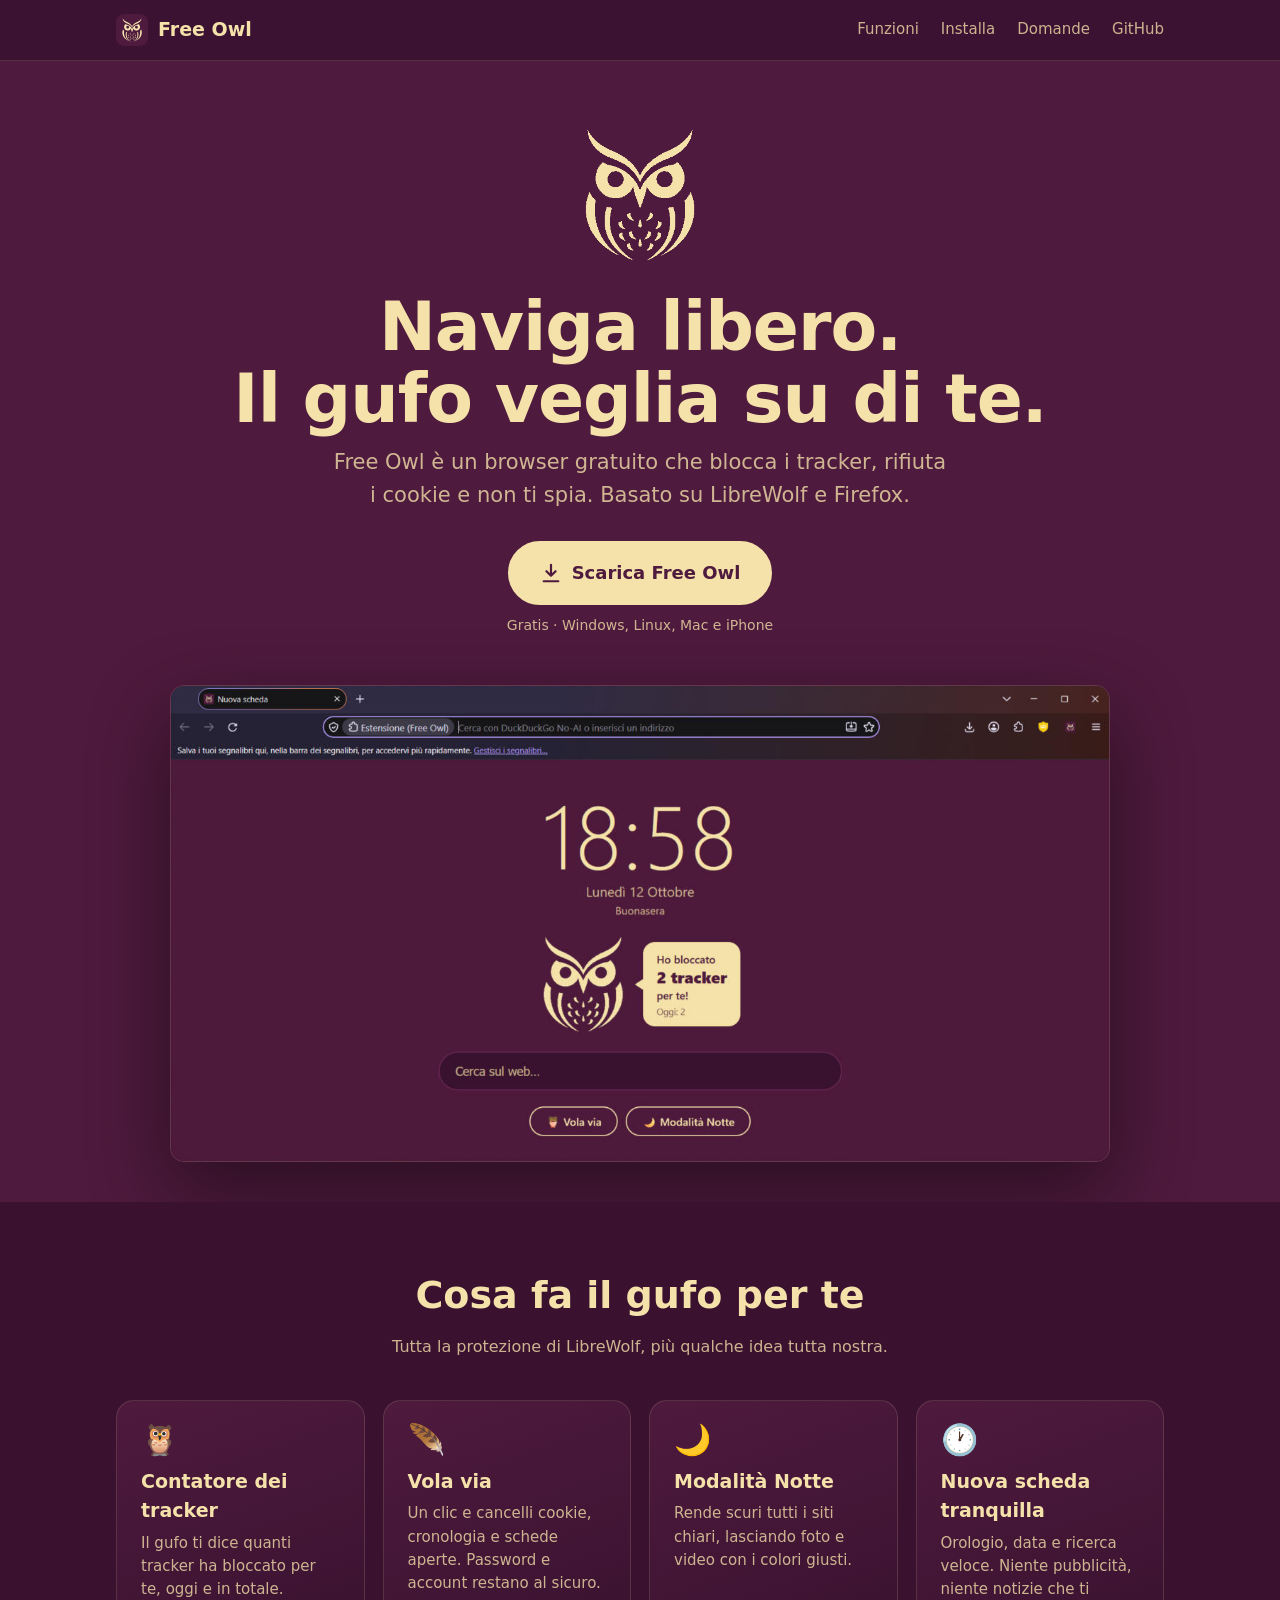
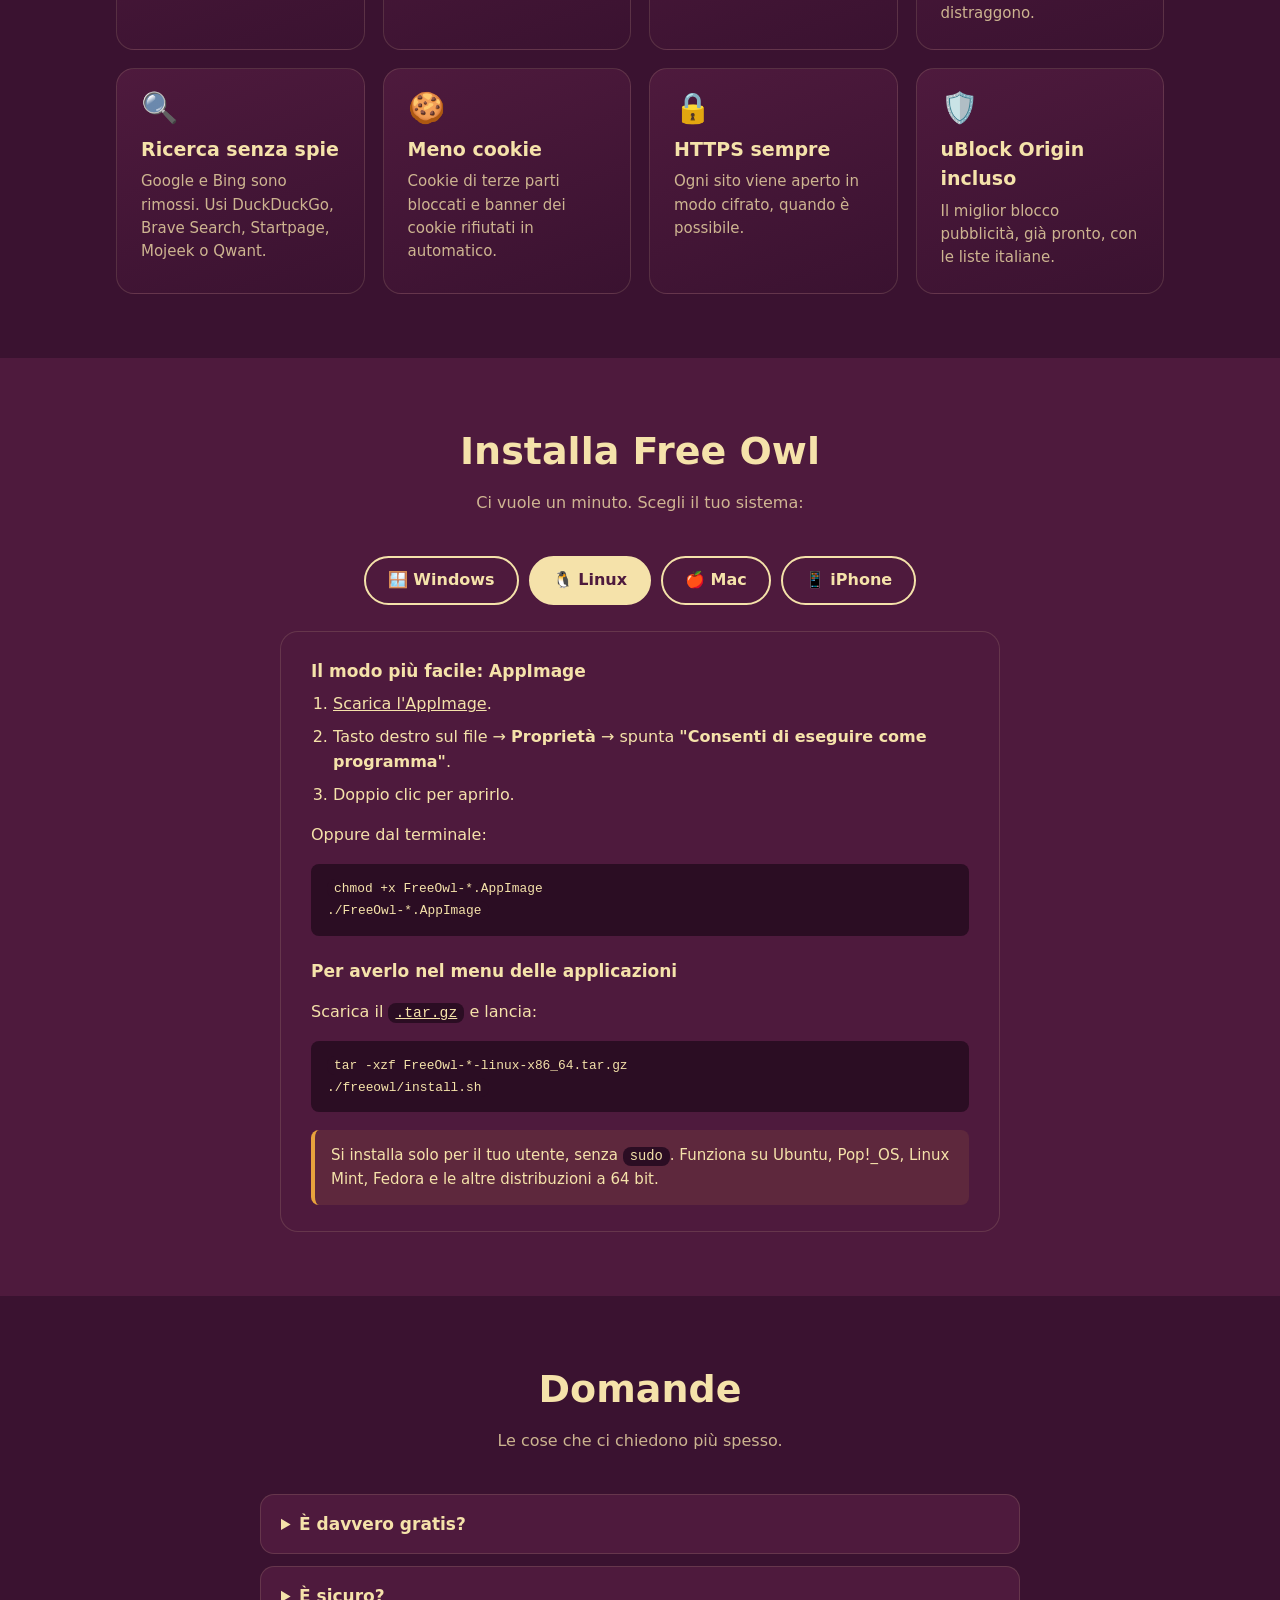
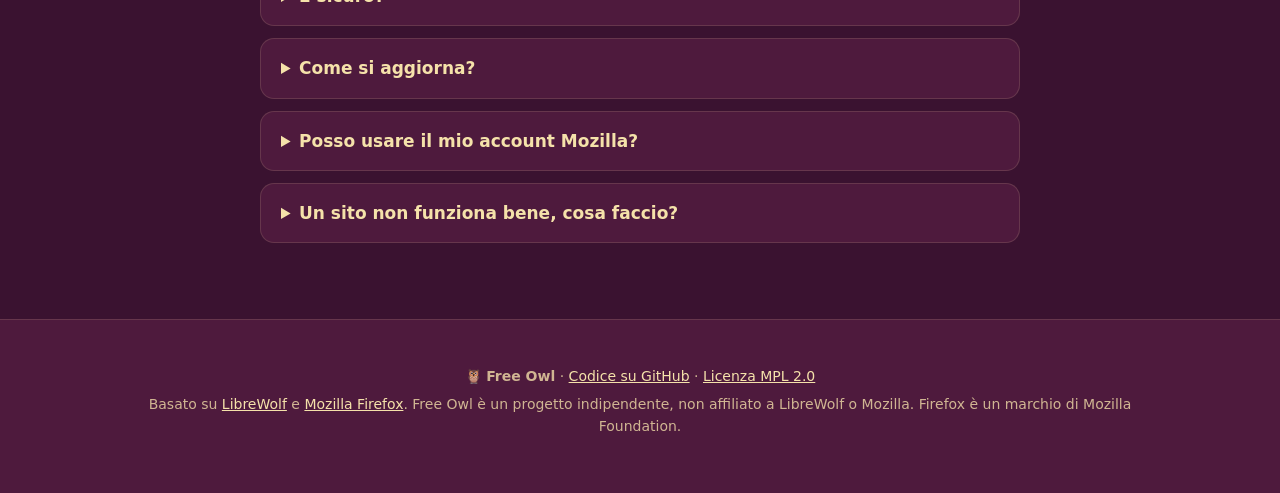
<file: docs/index.html>
<!doctype html>
<html lang="it">
<head>
  <meta charset="utf-8">
  <meta name="viewport" content="width=device-width, initial-scale=1">
  <meta name="google-site-verification" content="WyjIvvjk8eU9pW5aD158LLIRQwojqNysc2AvxqV2QQs" />
  <title>Free Owl · Il browser che ti protegge</title>
  <meta name="description" content="Free Owl: un browser gratuito per Windows, Linux e Mac che blocca i tracker e rispetta la tua privacy. Basato su LibreWolf e Firefox.">
  <meta property="og:title" content="Free Owl 🦉">
  <meta property="og:description" content="Il browser gratuito che blocca i tracker e rispetta la tua privacy.">
  <meta property="og:image" content="https://ascaniolocorotondo.github.io/FreeOwl/img/screenshot.png">
  <link rel="icon" href="img/favicon.png">
  <style>
    :root {
      --plum: #4e1a3d;
      --plum-dark: #3a1230;
      --plum-deep: #2b0d23;
      --plum-light: #6a2754;
      --cream: #f5e2aa;
      --cream-soft: rgba(245, 226, 170, 0.78);
      --cream-faint: rgba(245, 226, 170, 0.14);
      --amber: #e8a33d;
      --radius: 18px;
    }

    * { box-sizing: border-box; }

    html { scroll-behavior: smooth; }

    body {
      margin: 0;
      background: var(--plum);
      color: var(--cream);
      font-family: "Segoe UI", system-ui, -apple-system, Ubuntu, Cantarell, sans-serif;
      line-height: 1.55;
      -webkit-font-smoothing: antialiased;
    }

    a { color: var(--cream); }

    .wrap {
      width: min(1080px, 100%);
      margin: 0 auto;
      padding: 0 16px;
    }

    /* ---------- barra in alto ---------- */
    header.top {
      position: sticky;
      top: 0;
      z-index: 10;
      background: rgba(58, 18, 48, 0.88);
      backdrop-filter: blur(10px);
      border-bottom: 1px solid var(--cream-faint);
    }

    header.top .wrap {
      display: flex;
      align-items: center;
      justify-content: space-between;
      height: 60px;
    }

    .brand {
      display: flex;
      align-items: center;
      gap: 10px;
      font-weight: 700;
      font-size: 19px;
      text-decoration: none;
    }

    .brand img { width: 32px; height: 32px; border-radius: 8px; }

    nav.links { display: flex; gap: 22px; font-size: 15px; }
    nav.links a { text-decoration: none; color: var(--cream-soft); }
    nav.links a:hover { color: var(--cream); }

    /* ---------- hero ---------- */
    .hero {
      text-align: center;
      padding: 64px 0 40px;
    }

    .hero .owl {
      width: 120px;
      height: auto;
      animation: blink 6s infinite;
    }

    @keyframes blink {
      0%, 92%, 100% { transform: scaleY(1); }
      95% { transform: scaleY(0.92); }
    }

    .hero h1 {
      font-size: clamp(40px, 7vw, 68px);
      line-height: 1.05;
      margin: 18px 0 12px;
      letter-spacing: -1px;
    }

    .hero p.lead {
      font-size: clamp(17px, 2.4vw, 21px);
      color: var(--cream-soft);
      max-width: 620px;
      margin: 0 auto 30px;
    }

    .download {
      display: inline-flex;
      flex-direction: column;
      align-items: center;
      gap: 10px;
    }

    .btn {
      display: inline-flex;
      align-items: center;
      gap: 10px;
      padding: 16px 30px;
      border-radius: 999px;
      font-size: 18px;
      font-weight: 700;
      text-decoration: none;
      border: 2px solid var(--cream);
      transition: transform 0.12s, background 0.15s, color 0.15s;
    }

    .btn:hover { transform: translateY(-2px); }

    .btn.primary {
      background: var(--cream);
      color: var(--plum);
    }

    .btn.ghost {
      background: transparent;
      color: var(--cream);
      font-size: 16px;
      padding: 12px 24px;
    }

    .btn.ghost:hover { background: var(--cream-faint); }

    .btn svg { width: 22px; height: 22px; flex: none; }

    .download small {
      color: var(--cream-soft);
      font-size: 14px;
    }

    .other-os {
      margin-top: 14px;
      font-size: 14px;
      color: var(--cream-soft);
    }

    .shot {
      margin: 48px auto 0;
      max-width: 940px;
      border-radius: 14px;
      overflow: hidden;
      box-shadow: 0 30px 80px rgba(0, 0, 0, 0.45);
      border: 1px solid var(--cream-faint);
    }

    .shot img { display: block; width: 100%; height: auto; }

    /* ---------- sezioni ---------- */
    section { padding: 64px 0; }

    section.alt { background: var(--plum-dark); }

    h2 {
      font-size: clamp(28px, 4vw, 38px);
      text-align: center;
      margin: 0 0 10px;
    }

    .sub {
      text-align: center;
      color: var(--cream-soft);
      margin: 0 auto 40px;
      max-width: 580px;
    }

    .grid {
      display: grid;
      grid-template-columns: repeat(auto-fit, minmax(240px, 1fr));
      gap: 18px;
    }

    .card {
      background: var(--plum-light);
      background: linear-gradient(160deg, var(--plum-light), var(--plum));
      border: 1px solid var(--cream-faint);
      border-radius: var(--radius);
      padding: 24px;
    }

    section.alt .card { background: linear-gradient(160deg, var(--plum), var(--plum-dark)); }

    .card .ico { font-size: 30px; line-height: 1; }
    .card h3 { margin: 12px 0 6px; font-size: 19px; }
    .card p { margin: 0; color: var(--cream-soft); font-size: 15px; }

    /* ---------- installazione ---------- */
    .tabs {
      display: flex;
      justify-content: center;
      gap: 10px;
      margin-bottom: 26px;
      flex-wrap: wrap;
    }

    .tab {
      font: inherit;
      font-weight: 600;
      cursor: pointer;
      padding: 10px 22px;
      border-radius: 999px;
      border: 2px solid var(--cream);
      background: transparent;
      color: var(--cream);
    }

    .tab[aria-selected="true"] { background: var(--cream); color: var(--plum); }

    .panel {
      max-width: 720px;
      margin: 0 auto;
      background: var(--plum);
      border: 1px solid var(--cream-faint);
      border-radius: var(--radius);
      padding: 26px 30px;
    }

    .panel[hidden] { display: none; }

    .panel ol { padding-left: 22px; margin: 0; }
    .panel li { margin: 8px 0; }

    .panel h3 { margin: 22px 0 8px; font-size: 17px; }
    .panel h3:first-child { margin-top: 0; }

    code, pre {
      font-family: "Cascadia Code", "Ubuntu Mono", Consolas, monospace;
      background: var(--plum-deep);
      border-radius: 8px;
    }

    code { padding: 2px 7px; font-size: 0.92em; }

    pre {
      padding: 14px 16px;
      overflow-x: auto;
      font-size: 14px;
      margin: 10px 0 0;
    }

    .note {
      margin-top: 18px;
      padding: 14px 16px;
      border-left: 4px solid var(--amber);
      background: rgba(232, 163, 61, 0.1);
      border-radius: 8px;
      font-size: 15px;
    }

    .mac-buttons {
      display: flex;
      gap: 12px;
      flex-wrap: wrap;
      margin: 14px 0 6px;
    }

    .mac-buttons .btn { font-size: 16px; padding: 12px 22px; }

    .note ol { margin: 8px 0; }

    /* ---------- FAQ ---------- */
    details {
      max-width: 760px;
      margin: 0 auto 12px;
      background: var(--plum);
      border: 1px solid var(--cream-faint);
      border-radius: 14px;
      padding: 16px 20px;
    }

    details summary {
      cursor: pointer;
      font-weight: 600;
      font-size: 17px;
    }

    details p { color: var(--cream-soft); margin: 10px 0 0; }

    /* ---------- footer ---------- */
    footer {
      padding: 40px 0 50px;
      text-align: center;
      font-size: 14px;
      color: var(--cream-soft);
      border-top: 1px solid var(--cream-faint);
    }

    footer p { margin: 6px 0; }

    @media (max-width: 640px) {
      nav.links { display: none; }
      .hero { padding-top: 44px; }
      .panel { padding: 20px; }
      .btn { padding: 14px 22px; font-size: 17px; }
    }

    @media (prefers-reduced-motion: reduce) {
      .hero .owl { animation: none; }
      .btn { transition: none; }
      html { scroll-behavior: auto; }
    }
  </style>
</head>
<body>
  <header class="top">
    <div class="wrap">
      <a class="brand" href="#">
        <img src="img/logo.png" alt="">
        Free Owl
      </a>
      <nav class="links">
        <a href="#funzioni">Funzioni</a>
        <a href="#installa">Installa</a>
        <a href="#domande">Domande</a>
        <a href="https://github.com/ascaniolocorotondo/FreeOwl">GitHub</a>
      </nav>
    </div>
  </header>

  <main>
    <section class="hero">
      <div class="wrap">
        <img class="owl" src="img/owl.png" alt="Il gufo di Free Owl">
        <h1>Naviga libero.<br>Il gufo veglia su di te.</h1>
        <p class="lead">
          Free Owl è un browser gratuito che blocca i tracker, rifiuta i cookie e non ti spia.
          Basato su LibreWolf e Firefox.
        </p>

        <div class="download">
          <a id="dl-main" class="btn primary" href="https://github.com/ascaniolocorotondo/FreeOwl/releases/latest">
            <svg viewBox="0 0 24 24" fill="none" stroke="currentColor" stroke-width="2.4" stroke-linecap="round" stroke-linejoin="round" aria-hidden="true"><path d="M12 3v12m0 0-5-5m5 5 5-5M4 21h16"/></svg>
            <span id="dl-main-label">Scarica Free Owl</span>
          </a>
          <small id="dl-main-info">Gratis · Windows, Linux, Mac e iPhone</small>
        </div>
        <p class="other-os" id="dl-other"></p>

        <div class="shot">
          <img src="img/screenshot.png" alt="La nuova scheda di Free Owl con orologio, gufo e contatore dei tracker" width="1322" height="670">
        </div>
      </div>
    </section>

    <section id="funzioni" class="alt">
      <div class="wrap">
        <h2>Cosa fa il gufo per te</h2>
        <p class="sub">Tutta la protezione di LibreWolf, più qualche idea tutta nostra.</p>
        <div class="grid">
          <div class="card">
            <div class="ico">🦉</div>
            <h3>Contatore dei tracker</h3>
            <p>Il gufo ti dice quanti tracker ha bloccato per te, oggi e in totale.</p>
          </div>
          <div class="card">
            <div class="ico">🪶</div>
            <h3>Vola via</h3>
            <p>Un clic e cancelli cookie, cronologia e schede aperte. Password e account restano al sicuro.</p>
          </div>
          <div class="card">
            <div class="ico">🌙</div>
            <h3>Modalità Notte</h3>
            <p>Rende scuri tutti i siti chiari, lasciando foto e video con i colori giusti.</p>
          </div>
          <div class="card">
            <div class="ico">🕐</div>
            <h3>Nuova scheda tranquilla</h3>
            <p>Orologio, data e ricerca veloce. Niente pubblicità, niente notizie che ti distraggono.</p>
          </div>
          <div class="card">
            <div class="ico">🔍</div>
            <h3>Ricerca senza spie</h3>
            <p>Google e Bing sono rimossi. Usi DuckDuckGo, Brave Search, Startpage, Mojeek o Qwant.</p>
          </div>
          <div class="card">
            <div class="ico">🍪</div>
            <h3>Meno cookie</h3>
            <p>Cookie di terze parti bloccati e banner dei cookie rifiutati in automatico.</p>
          </div>
          <div class="card">
            <div class="ico">🔒</div>
            <h3>HTTPS sempre</h3>
            <p>Ogni sito viene aperto in modo cifrato, quando è possibile.</p>
          </div>
          <div class="card">
            <div class="ico">🛡️</div>
            <h3>uBlock Origin incluso</h3>
            <p>Il miglior blocco pubblicità, già pronto, con le liste italiane.</p>
          </div>
        </div>
      </div>
    </section>

    <section id="installa">
      <div class="wrap">
        <h2>Installa Free Owl</h2>
        <p class="sub">Ci vuole un minuto. Scegli il tuo sistema:</p>

        <div class="tabs" role="tablist">
          <button class="tab" role="tab" id="tab-windows" aria-controls="panel-windows" aria-selected="true">🪟 Windows</button>
          <button class="tab" role="tab" id="tab-linux" aria-controls="panel-linux" aria-selected="false">🐧 Linux</button>
          <button class="tab" role="tab" id="tab-mac" aria-controls="panel-mac" aria-selected="false">🍎 Mac</button>
          <button class="tab" role="tab" id="tab-iphone" aria-controls="panel-iphone" aria-selected="false">📱 iPhone</button>
        </div>

        <div class="panel" role="tabpanel" id="panel-windows" aria-labelledby="tab-windows">
          <ol>
            <li><a class="dl-windows" href="https://github.com/ascaniolocorotondo/FreeOwl/releases/latest">Scarica lo zip per Windows</a>.</li>
            <li>Estrailo dove vuoi (tasto destro → <strong>Estrai tutto</strong>), per esempio in <code>Documenti</code>.</li>
            <li>Apri <code>FreeOwl.exe</code>. Fatto!</li>
          </ol>
          <div class="note">
            <strong>"Windows ha protetto il PC"?</strong> È normale: Free Owl non ha una firma digitale a pagamento.
            Clicca <strong>Ulteriori informazioni</strong> e poi <strong>Esegui comunque</strong>.
          </div>
        </div>

        <div class="panel" role="tabpanel" id="panel-linux" aria-labelledby="tab-linux" hidden>
          <h3>Il modo più facile: AppImage</h3>
          <ol>
            <li><a class="dl-appimage" href="https://github.com/ascaniolocorotondo/FreeOwl/releases/latest">Scarica l'AppImage</a>.</li>
            <li>Tasto destro sul file → <strong>Proprietà</strong> → spunta <strong>"Consenti di eseguire come programma"</strong>.</li>
            <li>Doppio clic per aprirlo.</li>
          </ol>
          <p>Oppure dal terminale:</p>
          <pre><code>chmod +x FreeOwl-*.AppImage
./FreeOwl-*.AppImage</code></pre>

          <h3>Per averlo nel menu delle applicazioni</h3>
          <p>Scarica il <a class="dl-targz" href="https://github.com/ascaniolocorotondo/FreeOwl/releases/latest"><code>.tar.gz</code></a> e lancia:</p>
          <pre><code>tar -xzf FreeOwl-*-linux-x86_64.tar.gz
./freeowl/install.sh</code></pre>
          <div class="note">Si installa solo per il tuo utente, senza <code>sudo</code>. Funziona su Ubuntu, Pop!_OS, Linux Mint, Fedora e le altre distribuzioni a 64 bit.</div>
        </div>

        <div class="panel" role="tabpanel" id="panel-mac" aria-labelledby="tab-mac" hidden>
          <h3>Quale scaricare?</h3>
          <p>Clicca la mela in alto a sinistra → <strong>Informazioni su questo Mac</strong>: se c'è scritto <strong>Chip Apple M1, M2, M3, M4…</strong> scegli Apple, se c'è <strong>Processore Intel</strong> scegli Intel.</p>
          <div class="mac-buttons">
            <a class="btn primary dl-mac-apple" href="https://github.com/ascaniolocorotondo/FreeOwl/releases/latest">Mac con chip Apple</a>
            <a class="btn ghost dl-mac-intel" href="https://github.com/ascaniolocorotondo/FreeOwl/releases/latest">Mac Intel</a>
          </div>

          <h3>Installazione</h3>
          <ol>
            <li>Apri il file <code>.dmg</code> scaricato.</li>
            <li>Trascina <strong>Free Owl</strong> nella cartella <strong>Applicazioni</strong>.</li>
            <li>Apri Free Owl da Applicazioni.</li>
          </ol>

          <div class="note">
            <strong>macOS dice che non può verificare Free Owl?</strong> È normale: Free Owl non ha la firma Apple a pagamento.
            <ol>
              <li>Clicca <strong>Fine</strong> sull'avviso.</li>
              <li>Apri <strong>Impostazioni di Sistema</strong> → <strong>Privacy e sicurezza</strong>.</li>
              <li>Scorri in basso e clicca <strong>Apri comunque</strong> accanto a "Free Owl", poi conferma con la tua password.</li>
            </ol>
            Va fatto solo la prima volta.
          </div>
          <p>Se preferisci il Terminale:</p>
          <pre><code>xattr -dr com.apple.quarantine "/Applications/Free Owl.app"</code></pre>
        </div>

        <div class="panel" role="tabpanel" id="panel-iphone" aria-labelledby="tab-iphone" hidden>
          <h3>Free Owl Shield</h3>
          <p>Su iPhone e iPad il gufo arriva come <strong>Shield</strong>: blocca pubblicità, tracker e siti di truffa in Safari e in <strong>tutte le app</strong>. Gratis, senza App Store.</p>
          <div class="mac-buttons">
            <a class="btn primary" href="FreeOwl-Shield.mobileconfig">Installa Free Owl Shield</a>
          </div>
          <ol>
            <li>Apri questa pagina con <strong>Safari</strong>, tocca il pulsante e poi <strong>Consenti</strong>.</li>
            <li>Vai in <strong>Impostazioni</strong> → tocca <strong>Profilo scaricato</strong> in alto → <strong>Installa</strong>.</li>
            <li>Inserisci il codice dell'iPhone e tocca ancora <strong>Installa</strong>. Fatto!</li>
          </ol>
          <div class="note">
            <strong>Dice "Non verificato"?</strong> È normale: lo Shield non ha una firma Apple a pagamento.
            Usa il DNS cifrato e gratuito di <a href="https://adguard-dns.io">AdGuard DNS</a>: non vede password né contenuti delle pagine, che restano cifrati.
            <br><br>
            <strong>Per toglierlo:</strong> Impostazioni → Generali → <strong>VPN e gestione dispositivi</strong> → Free Owl Shield → Rimuovi.
          </div>
        </div>
      </div>
    </section>

    <section id="domande" class="alt">
      <div class="wrap">
        <h2>Domande</h2>
        <p class="sub">Le cose che ci chiedono più spesso.</p>

        <details>
          <summary>È davvero gratis?</summary>
          <p>Sì, completamente. Free Owl è open source: il codice è pubblico su GitHub e chiunque può controllarlo.</p>
        </details>
        <details>
          <summary>È sicuro?</summary>
          <p>Free Owl è basato su LibreWolf, che a sua volta è Firefox senza telemetria e con la privacy al massimo. Free Owl cambia solo nome, logo, alcune impostazioni e aggiunge l'estensione del gufo. Ogni giorno un robot controlla se esce una nuova versione di LibreWolf e aggiorna Free Owl da solo.</p>
        </details>
        <details>
          <summary>Come si aggiorna?</summary>
          <p>Scarica la nuova versione da questa pagina. Su Windows copia la cartella <code>Profiles</code> della vecchia versione dentro la nuova per tenere segnalibri e impostazioni. Su Linux e Mac i tuoi dati restano dove sono: basta sostituire l'app.</p>
        </details>
        <details>
          <summary>Posso usare il mio account Mozilla?</summary>
          <p>Sì! Puoi accedere al tuo account Mozilla per sincronizzare segnalibri e password con gli altri dispositivi. I dati sono cifrati end-to-end.</p>
        </details>
        <details>
          <summary>Un sito non funziona bene, cosa faccio?</summary>
          <p>Free Owl blocca molte cose per proteggerti. Clicca sullo scudo nella barra degli indirizzi e disattiva la protezione solo per quel sito.</p>
        </details>
      </div>
    </section>
  </main>

  <footer>
    <div class="wrap">
      <p>🦉 <strong>Free Owl</strong> · <a href="https://github.com/ascaniolocorotondo/FreeOwl">Codice su GitHub</a> · <a href="https://github.com/ascaniolocorotondo/FreeOwl/blob/main/LICENSE">Licenza MPL 2.0</a></p>
      <p>Basato su <a href="https://librewolf.net">LibreWolf</a> e <a href="https://www.mozilla.org/firefox/">Mozilla Firefox</a>.
        Free Owl è un progetto indipendente, non affiliato a LibreWolf o Mozilla. Firefox è un marchio di Mozilla Foundation.</p>
    </div>
  </footer>

  <script>
    (() => {
      const REPO = "ascaniolocorotondo/FreeOwl";
      const isLinux = /Linux|X11/.test(navigator.userAgent) && !/Android/.test(navigator.userAgent);
      // Gli iPad recenti si presentano come Mac: li riconosciamo dal touch
      const isIOS = /iPhone|iPad|iPod/.test(navigator.userAgent) ||
        (/Macintosh/.test(navigator.userAgent) && navigator.maxTouchPoints > 1);
      const isMac = !isIOS && /Macintosh|Mac OS X/.test(navigator.userAgent);

      // Schede di installazione
      const tabs = document.querySelectorAll(".tab");
      function selectTab(id) {
        tabs.forEach(t => {
          const on = t.id === id;
          t.setAttribute("aria-selected", on);
          document.getElementById(t.getAttribute("aria-controls")).hidden = !on;
        });
      }
      tabs.forEach(t => t.addEventListener("click", () => selectTab(t.id)));
      if (isLinux) selectTab("tab-linux");
      if (isMac) selectTab("tab-mac");
      if (isIOS) {
        selectTab("tab-iphone");
        document.getElementById("dl-main").href = "FreeOwl-Shield.mobileconfig";
        document.getElementById("dl-main-label").textContent = "Installa Free Owl Shield";
        document.getElementById("dl-main-info").textContent = "Gratis · Blocca pubblicità e tracker in tutto l'iPhone";
        document.getElementById("dl-other").innerHTML = '<a href="#installa">Come si installa</a>';
        return;
      }

      // Link diretti all'ultima versione
      const mb = bytes => Math.round(bytes / 1048576) + " MB";
      fetch(`https://api.github.com/repos/${REPO}/releases/latest`)
        .then(r => (r.ok ? r.json() : Promise.reject(r.status)))
        .then(rel => {
          const find = re => rel.assets.find(a => re.test(a.name));
          const win = find(/windows-x86_64-portable\.zip$/);
          const appimage = find(/linux-x86_64\.AppImage$/);
          const targz = find(/linux-x86_64\.tar\.gz$/);
          const macApple = find(/macos-apple\.dmg$/);
          const macIntel = find(/macos-intel\.dmg$/);
          const version = rel.tag_name.replace(/^v/, "");

          const setAll = (sel, asset) => asset && document.querySelectorAll(sel).forEach(a => (a.href = asset.browser_download_url));
          setAll(".dl-windows", win);
          setAll(".dl-appimage", appimage);
          setAll(".dl-targz", targz);
          setAll(".dl-mac-apple", macApple);
          setAll(".dl-mac-intel", macIntel);

          const main = document.getElementById("dl-main");
          const label = document.getElementById("dl-main-label");
          const info = document.getElementById("dl-main-info");
          const other = document.getElementById("dl-other");

          // Dal browser non si capisce in modo affidabile se il Mac e' Apple o Intel:
          // proponiamo Apple (i Mac venduti dal 2020) e mettiamo Intel subito sotto.
          const mine = isMac ? macApple : isLinux ? appimage : win;
          if (mine) {
            main.href = mine.browser_download_url;
            label.textContent = isMac ? "Scarica per Mac" : isLinux ? "Scarica per Linux" : "Scarica per Windows";
            info.textContent = `Versione ${version} · ${mb(mine.size)} · Gratis` + (isMac ? " · Mac con chip Apple" : "");
          }
          const link = (asset, text) => (asset ? `<a href="${asset.browser_download_url}">${text}</a>` : "");
          other.innerHTML = isMac
            ? (macIntel ? `Mac Intel? ${link(macIntel, "Scarica la versione Intel")}` : "")
            : isLinux
              ? (win ? `Usi Windows? ${link(win, "Scarica per Windows")}` : "")
              : [link(appimage, "Linux"), link(macApple, "Mac")].filter(Boolean).join(" · ").replace(/^(.+)$/, "Altri sistemi: $1");
        })
        .catch(() => {
          // Se GitHub non risponde, i pulsanti portano comunque alla pagina dei Download.
        });
    })();
  </script>
</body>
</html>
</file>
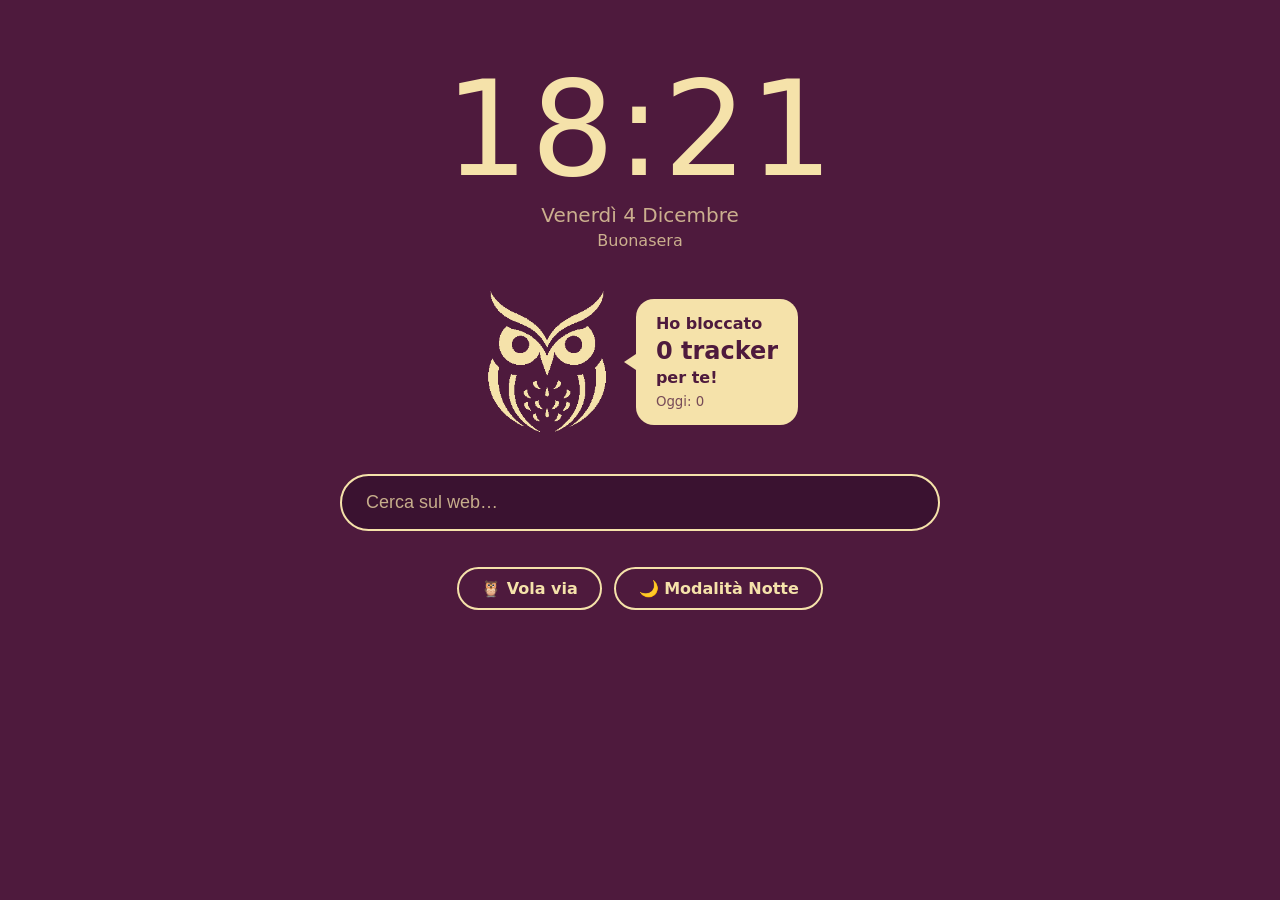
<file: extension/newtab.html>
<!doctype html>
<html lang="it">
<head>
  <meta charset="utf-8">
  <title>Nuova scheda</title>
  <link rel="icon" href="icons/owl-32.png">
  <link rel="stylesheet" href="owl.css">
  <style>
    body {
      min-height: 100vh;
      display: flex;
      flex-direction: column;
      align-items: center;
      padding: 7vh 16px 32px;
      gap: 4vh;
    }

    .clock {
      text-align: center;
    }

    #time {
      font-size: clamp(64px, 12vw, 132px);
      font-weight: 300;
      letter-spacing: 2px;
      line-height: 1;
    }

    #date {
      margin-top: 8px;
      font-size: 20px;
      color: var(--cream-soft);
      text-transform: capitalize;
    }

    #greeting {
      margin-top: 4px;
      font-size: 16px;
      color: var(--cream-soft);
    }

    .owl-row {
      display: flex;
      align-items: center;
      gap: 24px;
      flex-wrap: wrap;
      justify-content: center;
    }

    .owl-row img {
      width: 130px;
      height: auto;
    }

    .owl-row .bubble {
      max-width: 280px;
    }

    /* fumetto che "esce" dal gufo */
    .owl-row .bubble::before {
      content: "";
      position: absolute;
      left: -12px;
      top: 50%;
      transform: translateY(-50%);
      border: 8px solid transparent;
      border-right: 12px solid var(--cream);
      border-left: 0;
    }

    form {
      width: min(600px, 100%);
    }

    #q {
      width: 100%;
      padding: 16px 24px;
      font-size: 18px;
      border-radius: 999px;
      border: 2px solid var(--plum-light);
      background: var(--plum-dark);
      color: var(--cream);
      outline: none;
    }

    #q::placeholder {
      color: var(--cream-soft);
    }

    #q:focus {
      border-color: var(--cream);
    }
  </style>
</head>
<body>
  <section class="clock">
    <div id="time">--:--</div>
    <div id="date"></div>
    <div id="greeting"></div>
  </section>

  <section class="owl-row">
    <img src="owl.png" alt="Gufo di Free Owl">
    <div class="bubble">
      Ho bloccato
      <strong><span id="total">0</span> tracker</strong>
      per te!
      <small>Oggi: <span id="today">0</span></small>
    </div>
  </section>

  <form id="search">
    <input id="q" type="search" placeholder="Cerca sul web…" autocomplete="off" autofocus>
  </form>

  <div class="actions">
    <button id="flyAway" type="button">🦉 Vola via</button>
    <button id="night" type="button">🌙 Modalità Notte</button>
  </div>

  <script src="shared.js"></script>
  <script src="newtab.js"></script>
</body>
</html>
</file>
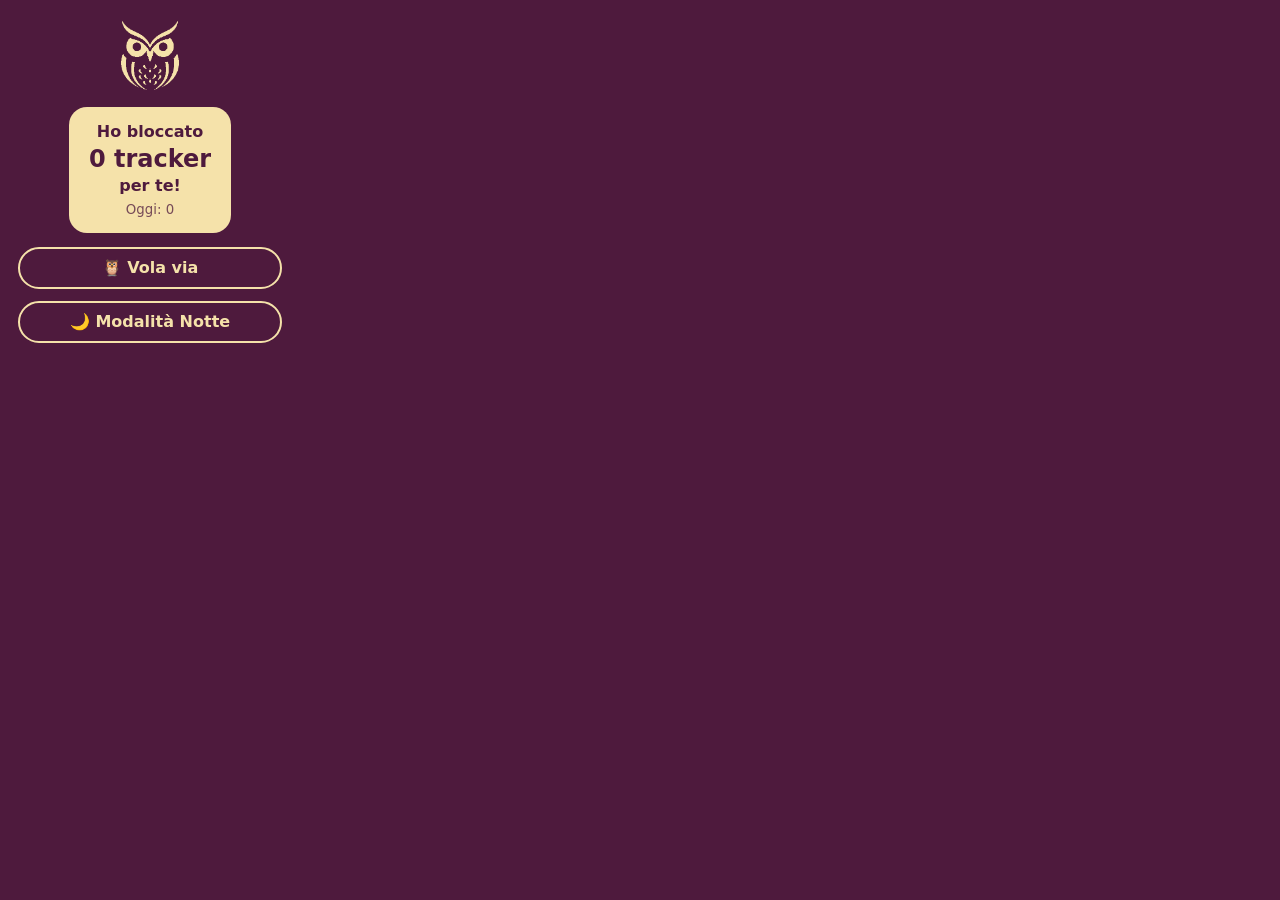
<file: extension/popup.html>
<!doctype html>
<html lang="it">
<head>
  <meta charset="utf-8">
  <link rel="stylesheet" href="owl.css">
  <style>
    body {
      width: 300px;
      padding: 18px;
      display: flex;
      flex-direction: column;
      align-items: center;
      gap: 14px;
      text-align: center;
    }

    img {
      width: 64px;
    }

    .actions {
      flex-direction: column;
      width: 100%;
    }

    button {
      width: 100%;
    }
  </style>
</head>
<body>
  <img src="owl.png" alt="">
  <div class="bubble">
    Ho bloccato
    <strong><span id="total">0</span> tracker</strong>
    per te!
    <small>Oggi: <span id="today">0</span></small>
  </div>
  <div class="actions">
    <button id="flyAway" type="button">🦉 Vola via</button>
    <button id="night" type="button">🌙 Modalità Notte</button>
  </div>
  <script src="shared.js"></script>
</body>
</html>
</file>
